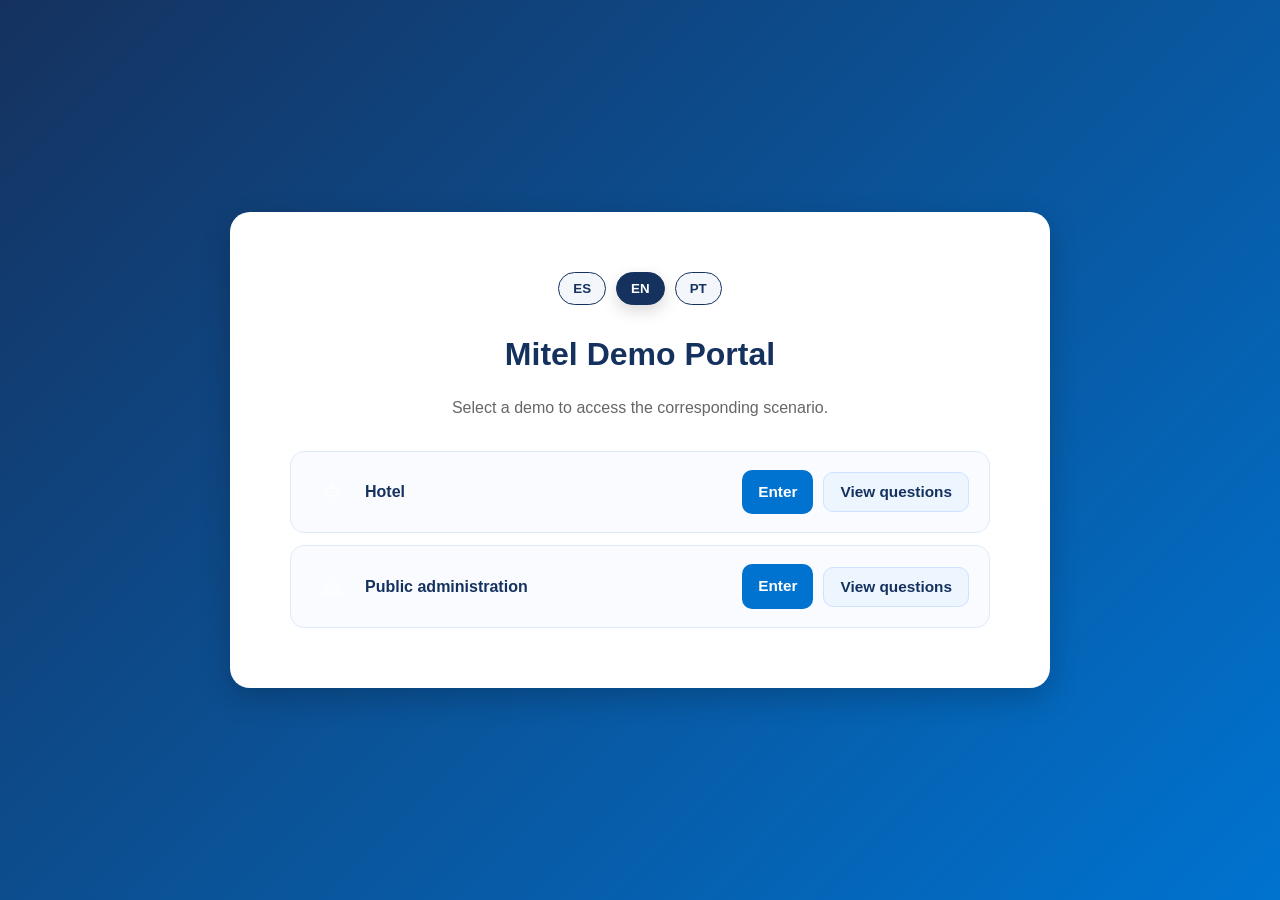
<file: index.html>
<!DOCTYPE html>
<html lang="es">

<head>
    <meta charset="UTF-8">
    <meta name="viewport" content="width=device-width, initial-scale=1.0">
    <title>Portal de Demos Mitel</title>

    <link rel="stylesheet" href="css/styles.css">
</head>

<body class="home-page" data-page="home">

    <div class="container">
        <div class="lang-switcher" aria-label="Language selector">
            <button class="lang-btn active" data-lang="es">ES</button>
            <button class="lang-btn" data-lang="en">EN</button>
            <button class="lang-btn" data-lang="pt">PT</button>
        </div>

        <h1 data-i18n="title">Portal de Demos Mitel</h1>

        <p data-i18n="subtitle">
            Selecciona una demostración para acceder al escenario correspondiente.
        </p>

        <div class="demo-list" aria-label="Lista de escenarios">
            <div class="demo-item">
                <div class="scenario-name">
                    <img src="images/hospitality.svg" alt="Hotel icon" class="scenario-icon">
                    <span data-i18n="hotelName">Hotel</span>
                </div>
                <div class="demo-actions">
                    <a href="hotel.html" class="table-action primary" data-i18n="enterAction">Entrar</a>
                    <button type="button" class="table-action secondary open-questions" data-scenario="hotel" data-i18n="viewQuestions">
                        Ver preguntas
                    </button>
                </div>
            </div>

            <div class="demo-item">
                <div class="scenario-name">
                    <img src="images/municipality.svg" alt="Public administration icon" class="scenario-icon">
                    <span data-i18n="municipalityName">Administración pública</span>
                </div>
                <div class="demo-actions">
                    <a href="municipality.html" class="table-action primary" data-i18n="enterAction">Entrar</a>
                    <button type="button" class="table-action secondary open-questions" data-scenario="municipality" data-i18n="viewQuestions">
                        Ver preguntas
                    </button>
                </div>
            </div>
        </div>
    </div>

    <script src="js/i18n.js"></script>
    <script>
        document.querySelectorAll('.open-questions').forEach((button) => {
            button.addEventListener('click', () => {
                const scenario = button.dataset.scenario || 'hotel';
                const lang = localStorage.getItem('site-lang') || 'es';
                window.open(
                    `questions.html?scenario=${scenario}&lang=${lang}`,
                    '_blank',
                    'noopener,noreferrer,width=560,height=680'
                );
            });
        });
    </script>
</body>

</html>
</file>
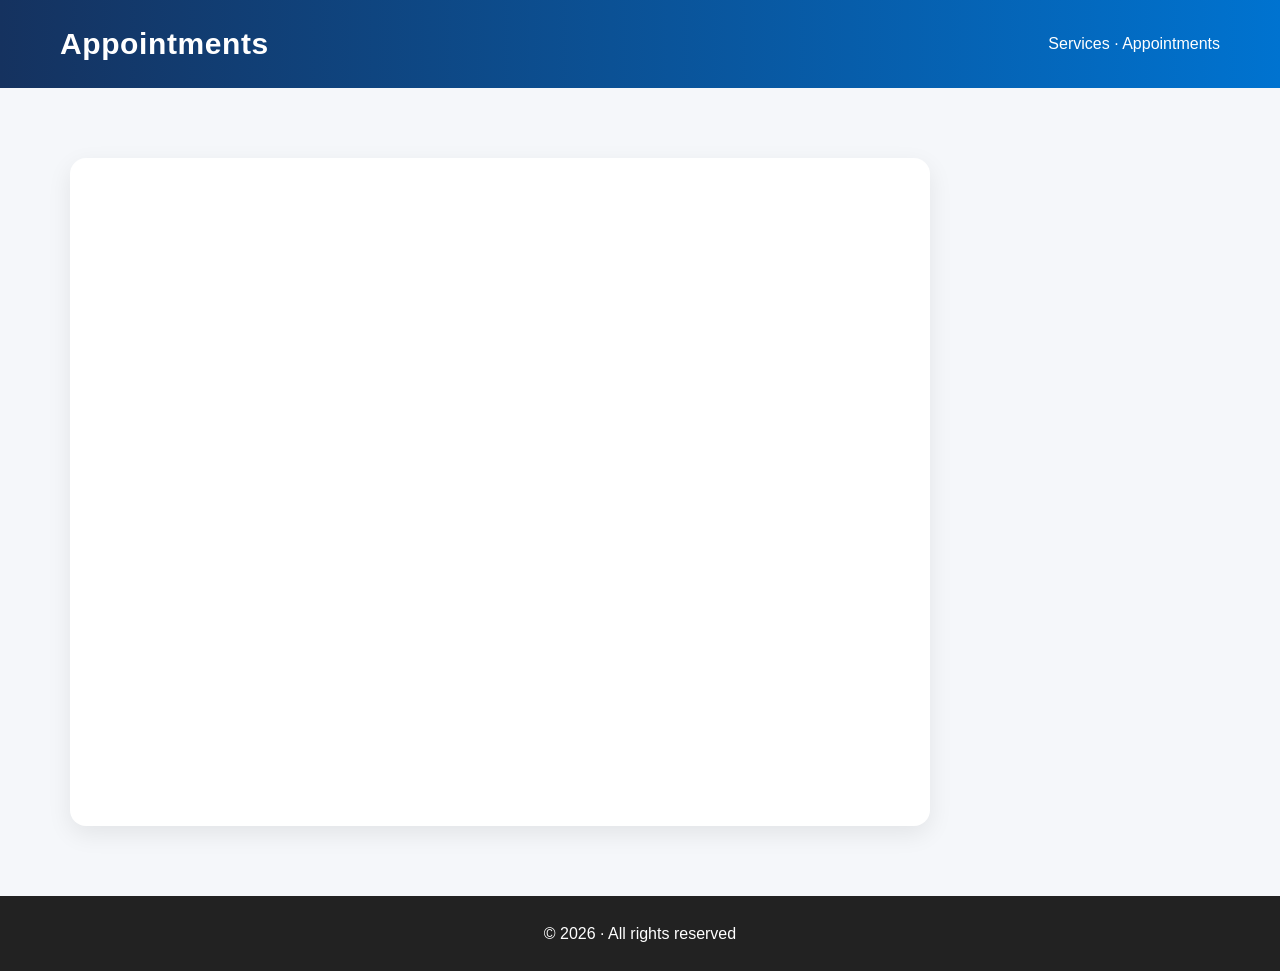
<file: appointment.html>
<!DOCTYPE html>
<html lang="es">

<head>
    <meta charset="UTF-8">
    <meta name="viewport" content="width=device-width, initial-scale=1.0">
    <title>Cita</title>
    <link rel="stylesheet" href="css/styles.css">
</head>

<body data-page="appointment">

    <header>
        <div class="logo" data-i18n="logo">Citas</div>
        <div data-i18n="location">Servicios · Citas</div>
    </header>

    <section class="section">
        <div class="appointment-layout">
            <div class="calendar-card">
                <iframe src="https://calendar.google.com/calendar/embed?height=600&wkst=2&ctz=Europe%2FMadrid&showPrint=0&showTitle=0&showCalendars=0&showTz=0&mode=WEEK&src=ZGVtb2liZXJpYW1pdGVsQGdtYWlsLmNvbQ&color=%23039be5" style="border-width:0" width="800" height="600" frameborder="0" scrolling="no"></iframe>
            </div>
        </div>
    </section>

    <footer data-i18n="footer">© 2026 · Todos los derechos reservados</footer>

    <script src="js/i18n.js"></script>
</body>

</html>
</file>
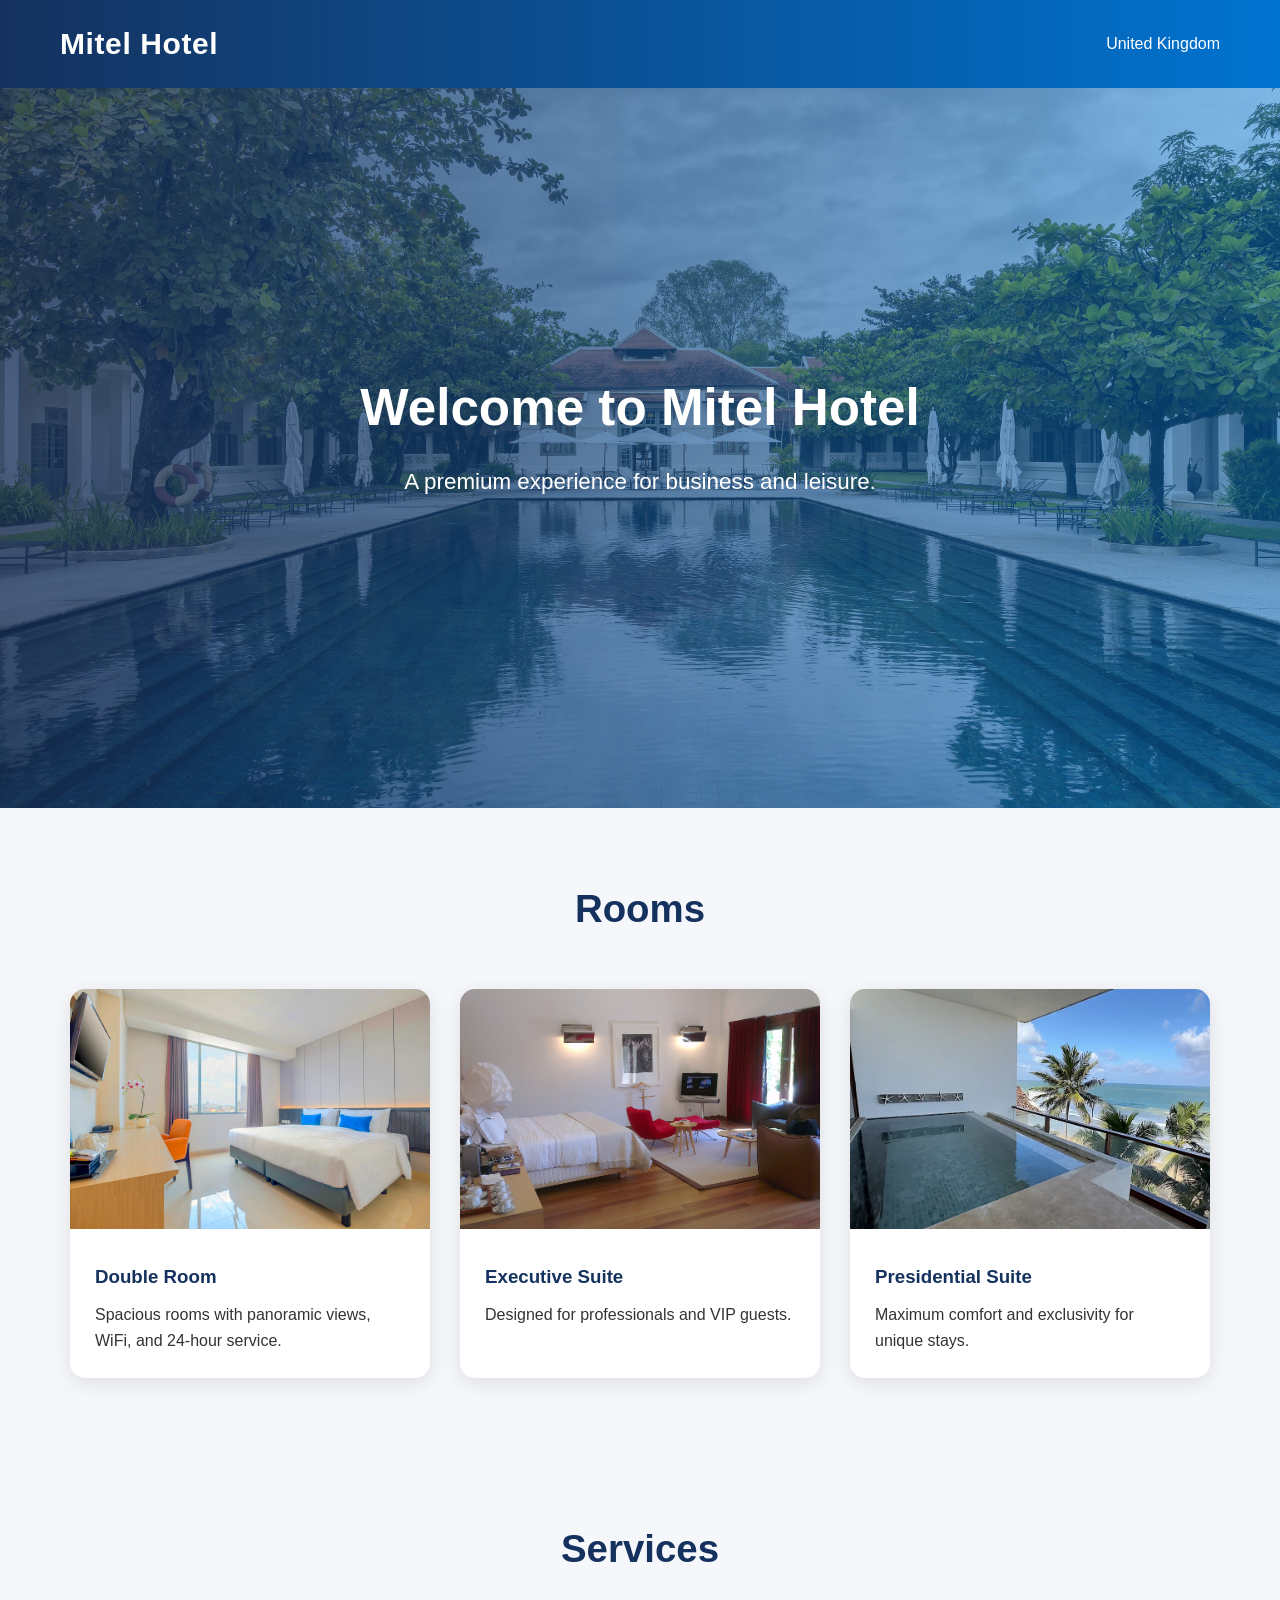
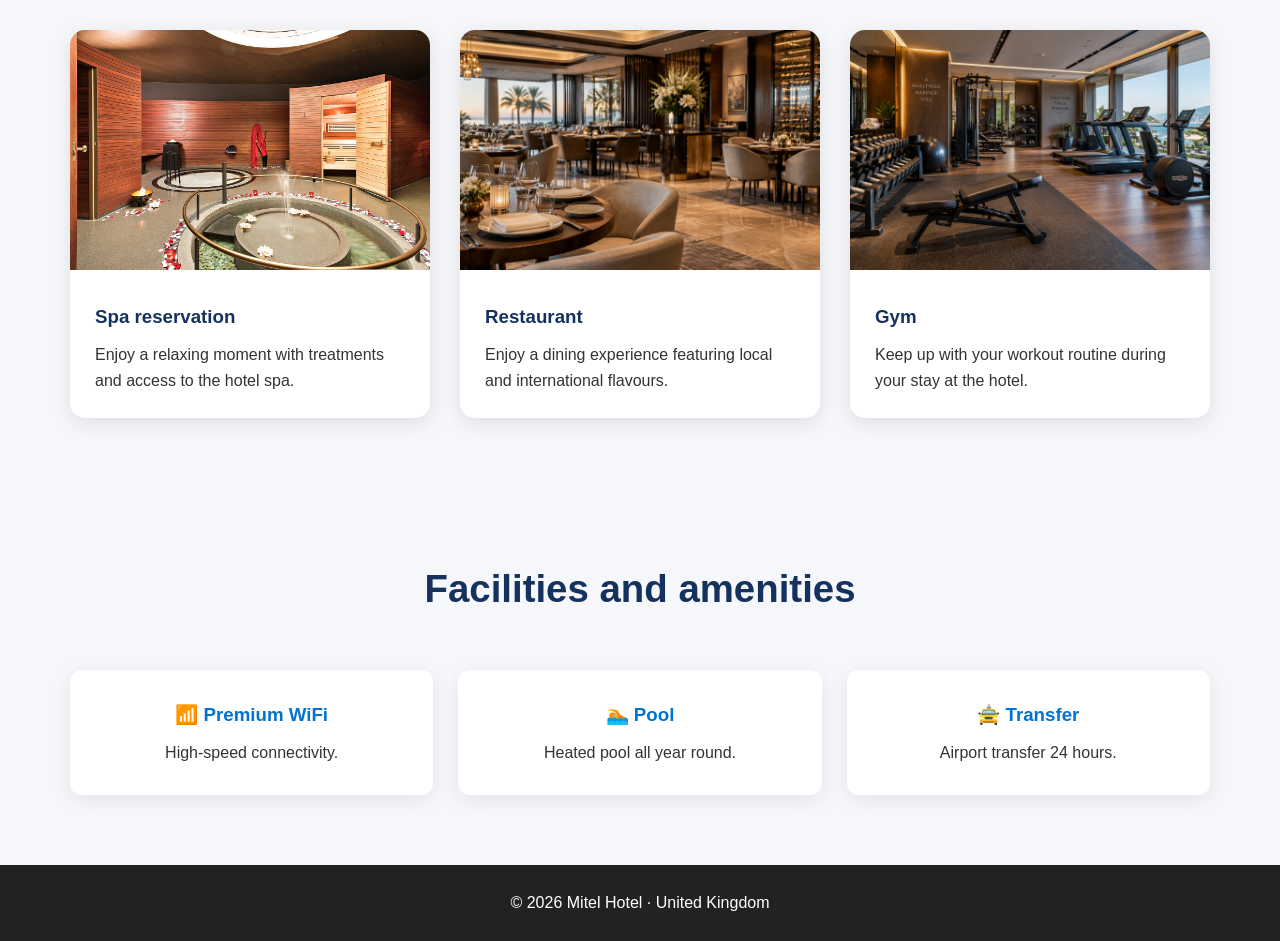
<file: hotel.html>
<!DOCTYPE html>
<html lang="es">

<head>
    <meta charset="UTF-8">
    <meta name="viewport" content="width=device-width, initial-scale=1.0">
    <title>Hotel Mitel</title>
    <link rel="stylesheet" href="css/styles.css">
</head>

<body data-page="hotel">

    <header>
        <div class="logo" data-i18n="logo">Hotel Mitel</div>
        <div data-i18n="location">Madrid · España</div>
    </header>

    <section class="hero" style="background-image: url('images/hotel/hotel.jpg');">
        <div class="hero-overlay">
            <div class="hero-content">
                <h1 data-i18n="heroTitle">Bienvenido a Hotel Mitel</h1>
                <p data-i18n="heroText">Una experiencia premium para negocios y ocio.</p>
            </div>
        </div>
    </section>

    <section class="section">
        <h2 class="section-title" data-i18n="roomsTitle">Habitaciones</h2>

        <div class="cards">

            <div class="card">
                <img src="images/hotel/room.jpg" alt="Habitación Doble" data-i18n="room1Alt">
                <div class="card-content">
                    <h3 data-i18n="room1Title">Habitación Doble</h3>
                    <p data-i18n="room1Text">
                        Amplias habitaciones con vistas panorámicas,
                        WiFi y servicio 24 horas.
                    </p>
                </div>
            </div>

            <div class="card">
                <img src="images/hotel/executive-suite.jpg" alt="Suite Ejecutiva" data-i18n="room2Alt">
                <div class="card-content">
                    <h3 data-i18n="room2Title">Suite Ejecutiva</h3>
                    <p data-i18n="room2Text">
                        Diseñada para profesionales y clientes VIP.
                    </p>
                </div>
            </div>

            <div class="card">
                <img src="images/hotel/presidential-suite.jpg" alt="Suite Presidencial" data-i18n="room3Alt">
                <div class="card-content">
                    <h3 data-i18n="room3Title">Suite Presidencial</h3>
                    <p data-i18n="room3Text">
                        Máximo confort y exclusividad para estancias únicas.
                    </p>
                </div>
            </div>

        </div>
    </section>

    <section class="section">
        <h2 class="section-title" data-i18n="servicesTitle">Servicios</h2>

        <div class="cards">
            <div class="card">
                <a href="appointment.html?from=hotel" style="text-decoration: none; color: inherit; display: block;">
                    <img src="images/hotel/spa.jpg" alt="Reserva de spa" data-i18n="spaAlt">
                    <div class="card-content">
                        <h3 data-i18n="spaTitle">Reserva de spa</h3>
                        <p data-i18n="spaText">Disfruta de un momento de relajación con tratamientos y acceso al spa del hotel.</p>
                    </div>
                </a>
            </div>
            <div class="card">
                <img src="images/hotel/restaurant.png" alt="Interior del restaurante del hotel" data-i18n="restaurantAlt">
                <div class="card-content">
                    <h3 data-i18n="restaurantTitle">Restaurante</h3>
                    <p data-i18n="restaurantText">Disfruta de una propuesta gastronómica con sabores locales e internacionales.</p>
                </div>
            </div>
            <div class="card">
                <img src="images/hotel/gym.png" alt="Gimnasio del hotel" data-i18n="gymAlt">
                <div class="card-content">
                    <h3 data-i18n="gymTitle">Gimnasio</h3>
                    <p data-i18n="gymText">Mantén tu rutina de entrenamiento durante la estancia en el hotel.</p>
                </div>
            </div>
        </div>
    </section>

    <section class="section">    
        <h2 class="section-title" data-i18n="amenitiesTitle">Instalaciones y comodidades</h2>
        <div class="services">
            <div class="service">
                <h3 data-i18n="service1Title">📶 WiFi Premium</h3>
                <p data-i18n="service1Text">Conectividad de alta velocidad.</p>
            </div>
            <div class="service">
                <h3 data-i18n="service2Title">🏊 Piscina</h3>
                <p data-i18n="service2Text">Piscina climatizada todo el año.</p>
            </div>
            <div class="service">
                <h3 data-i18n="service4Title">🚖 Transfer</h3>
                <p data-i18n="service4Text">Traslado al aeropuerto 24 horas.</p>
            </div>
        </div>
    </section>

    <footer data-i18n="footer">
        © 2026 Hotel Mitel · Madrid · España
    </footer>

    <script src="js/i18n.js"></script>

</body>

</html>
</file>
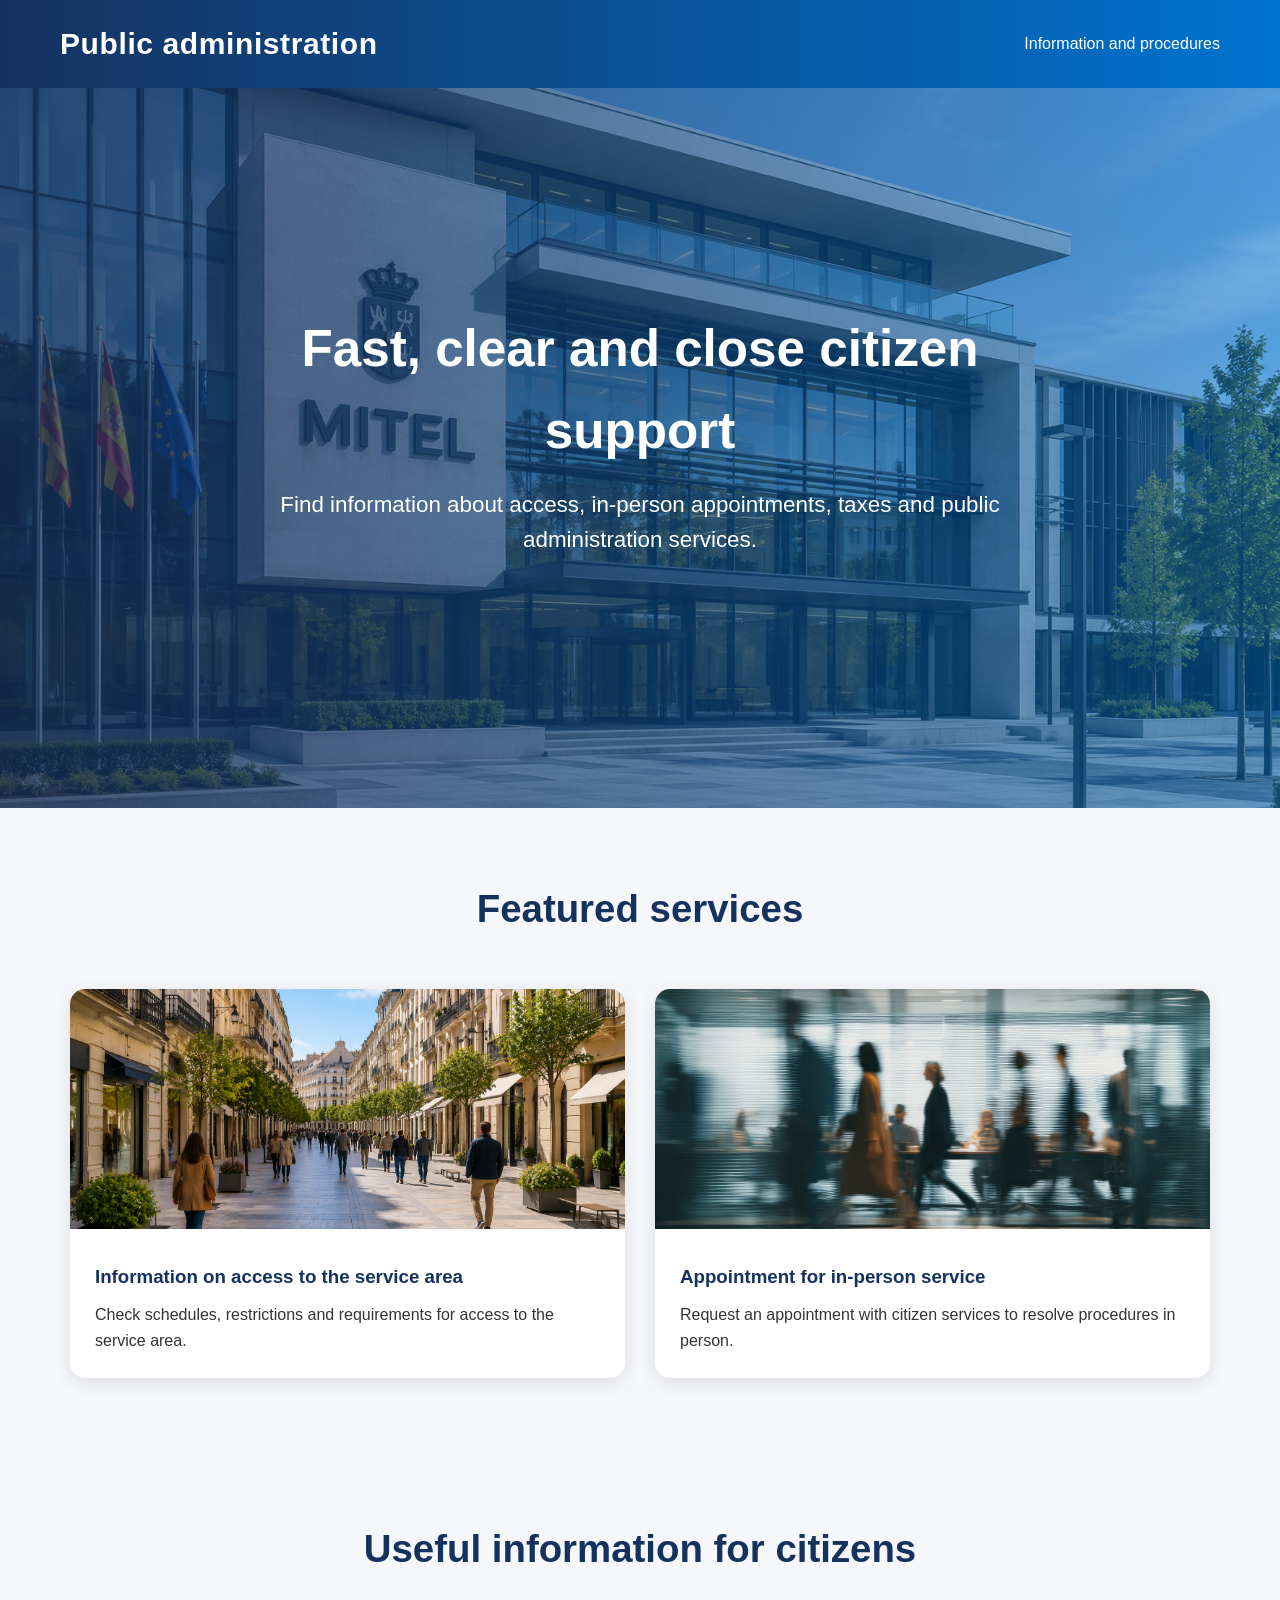
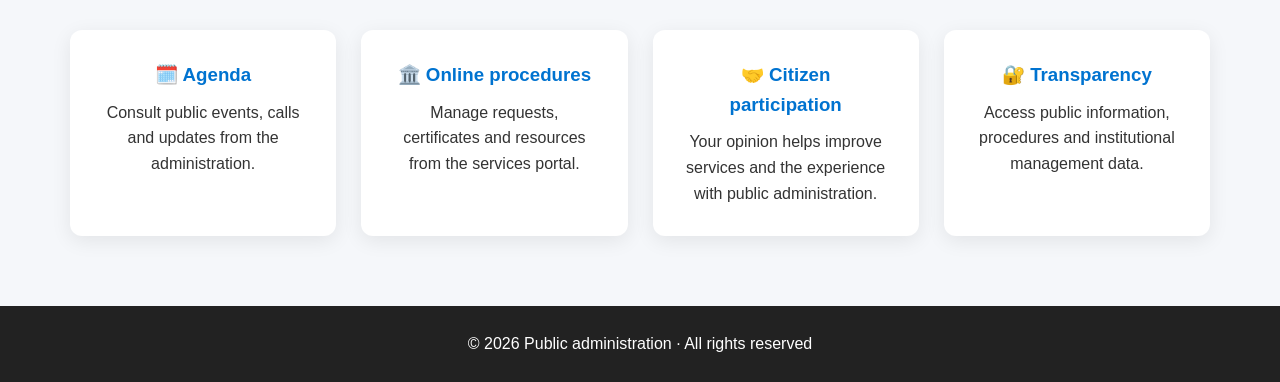
<file: municipality.html>
<!DOCTYPE html>
<html lang="es">

<head>
    <meta charset="UTF-8">
    <meta name="viewport" content="width=device-width, initial-scale=1.0">
    <title>Administración pública</title>
    <link rel="stylesheet" href="css/styles.css">
</head>

<body data-page="municipality">

    <header>
        <div class="logo" data-i18n="logo">Administración pública</div>
        <div data-i18n="location">Información y trámites</div>
    </header>

    <section class="hero" style="background-image: url('images/municipality/townhall.png');">
        <div class="hero-overlay">
            <div class="hero-content">
                <h1 data-i18n="heroTitle">Atención ciudadana rápida, clara y cercana</h1>
                <p data-i18n="heroText">Consulta información sobre acceso, solicitudes presenciales, impuestos y servicios de la administración.</p>
            </div>
        </div>
    </section>

    <section class="section">
        <h2 class="section-title" data-i18n="servicesTitle">Servicios destacados</h2>

        <div class="cards">

            <div class="card">
                <img src="images/municipality/city-center.png" alt="Información de acceso a la zona centro" data-i18n="service1Alt">
                <div class="card-content">
                    <h3 data-i18n="service1Title">Información de acceso a la zona centro</h3>
                    <p data-i18n="service1Text">
                        Consulta horarios, restricciones y requisitos para acceder a la zona centro.
                    </p>
                </div>
            </div>

            <div class="card">
                <a href="appointment.html?from=municipality" style="text-decoration: none; color: inherit; display: block;">
                    <img src="images/municipality/appointment.jpg" alt="Cita para atención presencial" data-i18n="service2Alt">
                    <div class="card-content">
                        <h3 data-i18n="service2Title">Cita para atención presencial</h3>
                        <p data-i18n="service2Text">
                            Solicita una cita con atención ciudadana para resolver trámites en persona.
                        </p>
                    </div>
                </a>
            </div>

        </div>
    </section>

    <section class="section">
        <h2 class="section-title" data-i18n="benefitsTitle">Información útil para la ciudadanía</h2>

        <div class="services">
            <div class="service">
                <h3 data-i18n="benefit1Title">🗓️ Agenda</h3>
                <p data-i18n="benefit1Text">Consulta actos públicos, convocatorias y novedades de la administración.</p>
            </div>

            <div class="service">
                <h3 data-i18n="benefit2Title">🏛️ Trámites online</h3>
                <p data-i18n="benefit2Text">Gestiona solicitudes, certificados y recursos desde el portal de servicios.</p>
            </div>

            <div class="service">
                <h3 data-i18n="benefit3Title">🤝 Participación ciudadana</h3>
                <p data-i18n="benefit3Text">Tu opinión ayuda a mejorar los servicios y la experiencia con la administración.</p>
            </div>

            <div class="service">
                <h3 data-i18n="benefit4Title">🔐 Transparencia</h3>
                <p data-i18n="benefit4Text">Accede a información pública, procedimientos y datos de gestión institucional.</p>
            </div>
        </div>
    </section>

    <footer data-i18n="footer">© 2026 Administración pública · Todos los derechos reservados</footer>

    <script src="js/i18n.js"></script>

</body>

</html>
</file>
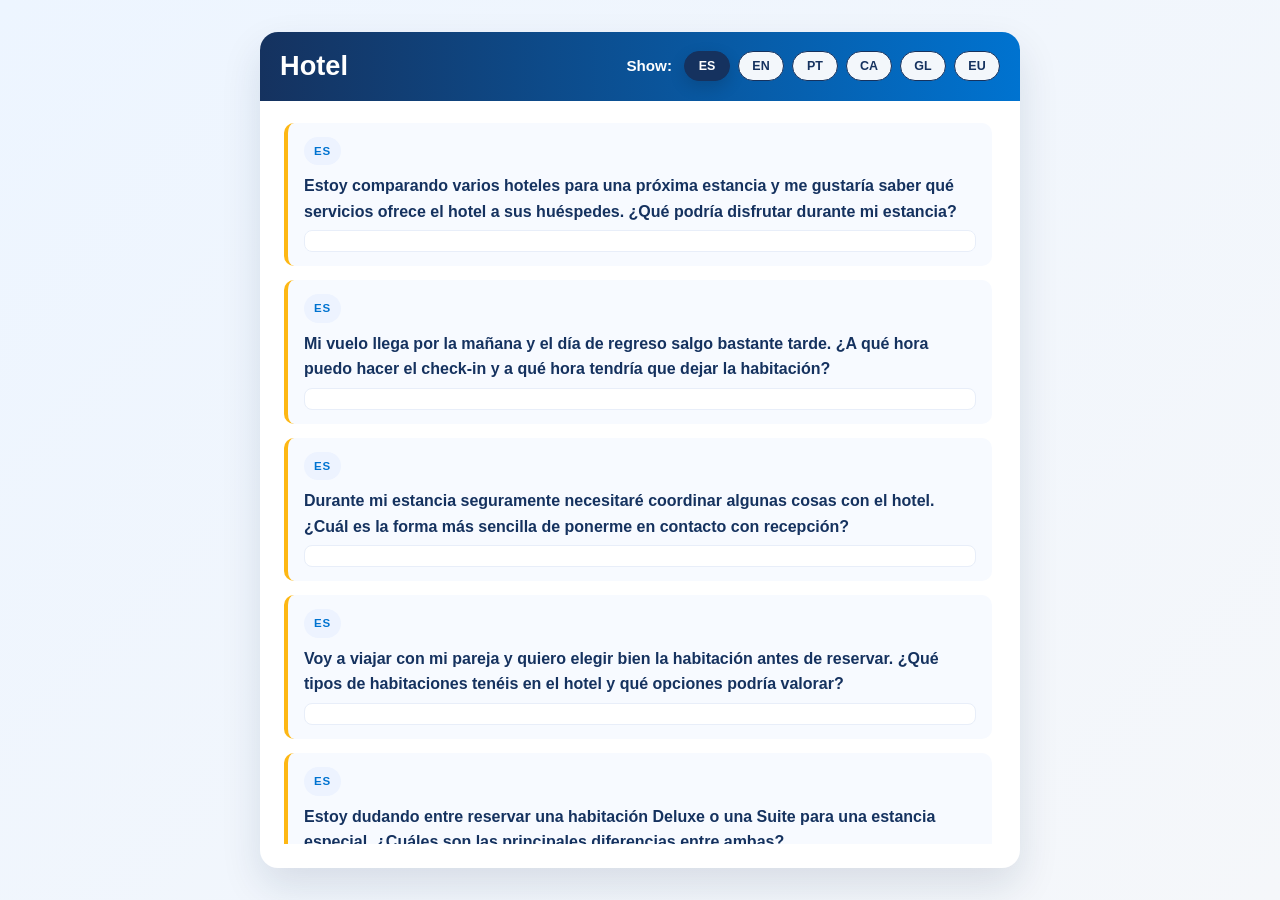
<file: questions.html>
<!DOCTYPE html>
<html lang="es">
<head>
    <meta charset="UTF-8">
    <meta name="viewport" content="width=device-width, initial-scale=1.0">
    <title>Guía de preguntas</title>
    <link rel="stylesheet" href="css/styles.css">
</head>
<body class="questions-window" data-page="questions">
    <main class="questions-container">
        <header class="questions-header">
            <h1 id="title">Hotel Mitel</h1>
            <div class="questions-language-selector">
                <span class="show-label" data-i18n="showLabel">Mostrar:</span>
                <div class="lang-switcher secondary-lang-switcher" aria-label="Secondary language selector">
                    <button type="button" class="secondary-lang-btn" data-lang="es">ES</button>
                    <button type="button" class="secondary-lang-btn" data-lang="en">EN</button>
                    <button type="button" class="secondary-lang-btn" data-lang="pt">PT</button>
                    <button type="button" class="secondary-lang-btn" data-lang="ca">CA</button>
                    <button type="button" class="secondary-lang-btn" data-lang="gl">GL</button>
                    <button type="button" class="secondary-lang-btn" data-lang="eu">EU</button>
                </div>
            </div>
        </header>
        <ul id="questionsList" class="questions-list"></ul>
    </main>

    <script src="js/i18n.js"></script>
    <script src="js/scenarios/hotel.js"></script>
    <script src="js/scenarios/municipality.js"></script>
    <script src="js/scenarioQuestions.js"></script>
    <script>
        const params = new URLSearchParams(window.location.search);
        const scenarioKey = params.get('scenario') || 'hotel';
        const primaryLang = ['es', 'en', 'pt'].includes(params.get('lang')) ? params.get('lang') : 'es';
        const secondaryLanguageOptions = ['es', 'en', 'pt', 'ca', 'gl', 'eu'];

        const sanitizeSecondaryLang = (lang) => {
            if (!secondaryLanguageOptions.includes(lang)) {
                return primaryLang;
            }

            return lang;
        };

        const scenario = scenarioQuestions[scenarioKey] || scenarioQuestions.hotel;
        const selectedSecondaryLang = sanitizeSecondaryLang(
            params.get('secondaryLang') || localStorage.getItem('questions-secondary-lang') || primaryLang
        );
        const showSecondary = selectedSecondaryLang !== primaryLang;
        const showLabelEl = document.querySelector('.show-label');
        const languageButtons = document.querySelectorAll('.secondary-lang-switcher .secondary-lang-btn');

        const buildItem = (entry, lang) => {
            if (!entry) {
                return `
                    <div class="lang-column empty">
                        <div class="lang-badge">${lang.toUpperCase()}</div>
                        <div class="question-text">—</div>
                        <div class="answer-text">—</div>
                    </div>
                `;
            }

            return `
                <div class="lang-column">
                    <div class="lang-badge">${lang.toUpperCase()}</div>
                    <div class="question-text">${entry.question || ''}</div>
                    <div class="answer-text">${entry.answer || ''}</div>
                </div>
            `;
        };

        function renderQuestions() {
            const questionBlocks = Array.isArray(scenario) ? scenario : [];
            const maxLength = questionBlocks.length;

            const scenarioTitle = scenarioKey === 'hotel'
                ? (translations[primaryLang]?.home?.hotelName || 'Hotel')
                : (translations[primaryLang]?.home?.municipalityName || 'Administración pública');
            document.getElementById('title').textContent = scenarioTitle;
            document.documentElement.lang = primaryLang;
            if (showLabelEl) {
                showLabelEl.textContent = translations[primaryLang]?.questions?.showLabel || 'Mostrar:';
            }

            languageButtons.forEach((button) => {
                const isActive = button.dataset.lang === selectedSecondaryLang;
                button.classList.toggle('active', isActive);
            });

            const listEl = document.getElementById('questionsList');
            listEl.innerHTML = Array.from({ length: maxLength }, (_, index) => {
                const item = questionBlocks[index] || {};
                const primaryEntry = item[primaryLang] || item.es || null;
                const secondaryEntry = showSecondary ? (item[selectedSecondaryLang] || item[primaryLang] || item.es || null) : null;

                if (!showSecondary) {
                    return `
                        <li class="question-item single-column">
                            ${buildItem(primaryEntry, primaryLang)}
                        </li>
                    `;
                }

                return `
                    <li class="question-item">
                        ${buildItem(primaryEntry, primaryLang)}
                        ${buildItem(secondaryEntry, selectedSecondaryLang)}
                    </li>
                `;
            }).join('');
        }

        languageButtons.forEach((button) => {
            button.addEventListener('click', () => {
                const nextSecondary = sanitizeSecondaryLang(button.dataset.lang);
                const url = new URL(window.location.href);
                url.searchParams.set('secondaryLang', nextSecondary);
                window.history.replaceState({}, '', url);
                localStorage.setItem('questions-secondary-lang', nextSecondary);
                window.location.reload();
            });
        });

        renderQuestions();
    </script>
</body>
</html>
</file>
<file: css/styles.css>
:root {
    --mitel-dark-blue: #15325f;
    --mitel-mid-blue: #0073d0;
    --mitel-yellow: #fdb714;
    --mitel-blue: #003b71;
    --mitel-purple: #812cc4;
    --light-bg: #f5f7fa;
    --text-color: #333;
}

* {
    margin: 0;
    padding: 0;
    box-sizing: border-box;
}

body {
    font-family: "Segoe UI", Arial, sans-serif;
}

body.home-page {
    min-height: 100vh;
    display: flex;
    justify-content: center;
    align-items: center;
    background: linear-gradient(135deg, var(--mitel-dark-blue), var(--mitel-mid-blue));
}

body {
    background: var(--light-bg);
    color: var(--text-color);
    line-height: 1.6;
}

.home-page .container {
    text-align: center;
    background: white;
    padding: 60px;
    border-radius: 20px;
    box-shadow: 0 10px 30px rgba(0, 0, 0, 0.2);
    max-width: 820px;
    width: 90%;
}

.home-page h1 {
    color: var(--mitel-dark-blue);
    margin-bottom: 15px;
}

.home-page p {
    color: #666;
    margin-bottom: 30px;
}

.demo-list {
    width: 100%;
    display: grid;
    gap: 12px;
}

.demo-item {
    display: flex;
    align-items: center;
    justify-content: space-between;
    gap: 16px;
    padding: 18px 20px;
    background: #f9fbff;
    border: 1px solid #dfeaf8;
    border-radius: 14px;
}

.demo-item:hover {
    background: #f3f8ff;
}

.scenario-name {
    display: flex;
    align-items: center;
    gap: 12px;
    font-weight: 600;
    color: var(--mitel-dark-blue);
}

.demo-actions {
    display: flex;
    align-items: center;
    gap: 10px;
    flex-wrap: wrap;
}

.scenario-icon {
    width: 42px;
    height: 42px;
    flex-shrink: 0;
}

.table-action {
    display: inline-flex;
    align-items: center;
    justify-content: center;
    border: none;
    border-radius: 10px;
    padding: 10px 16px;
    font-weight: 700;
    font-size: 0.96rem;
    text-decoration: none;
    transition: transform 0.2s ease, opacity 0.2s ease;
    cursor: pointer;
}

.table-action:hover {
    transform: translateY(-1px);
    opacity: 0.96;
}

.table-action.primary {
    background: var(--mitel-mid-blue);
    color: white;
}

.table-action.secondary {
    background: #edf5ff;
    color: var(--mitel-dark-blue);
    border: 1px solid #cfe1ff;
}


.home-page .demo-button {
    display: inline-flex;
    align-items: center;
    gap: 10px;
    padding: 18px 36px;
    background: var(--mitel-mid-blue);
    color: white;
    text-decoration: none;
    border-radius: 10px;
    font-size: 18px;
    font-weight: 600;
    transition: 0.3s;
}

.home-page .demo-button .icon {
    width: 64px;
    height: 64px;
    flex-shrink: 0;
}

.home-page .demo-button:hover {
    transform: translateY(-2px);
    opacity: 0.9;
}

.lang-switcher {
    display: flex;
    justify-content: center;
    gap: 10px;
    margin-bottom: 24px;
}

.lang-btn {
    border: 1px solid var(--mitel-dark-blue);
    background: #f3f7fb;
    color: var(--mitel-dark-blue);
    padding: 8px 14px;
    border-radius: 999px;
    cursor: pointer;
    font-weight: 600;
    transition: all 0.2s ease;
}

.lang-btn:hover {
    background: #e8f0f8;
    transform: translateY(-1px);
}

.lang-btn.active {
    background: var(--mitel-dark-blue);
    color: white;
    box-shadow: 0 6px 16px rgba(0, 0, 0, 0.15);
}

.secondary-lang-btn {
    border: 1px solid var(--mitel-dark-blue);
    background: #f3f7fb;
    color: var(--mitel-dark-blue);
    padding: 7px 12px;
    border-radius: 999px;
    cursor: pointer;
    font-weight: 600;
    font-size: 0.78rem;
    min-width: 46px;
    transition: all 0.2s ease;
}

.secondary-lang-btn:hover {
    background: #e8f0f8;
    transform: translateY(-1px);
}

.secondary-lang-btn.active {
    background: var(--mitel-dark-blue);
    color: white;
    box-shadow: 0 6px 16px rgba(0, 0, 0, 0.15);
}

.home-page .container {
    display: flex;
    flex-direction: column;
    align-items: center;
}

header {
    background: linear-gradient(90deg, var(--mitel-dark-blue), var(--mitel-mid-blue));
    color: white;
    padding: 20px 60px;
    display: flex;
    justify-content: space-between;
    align-items: center;
    flex-wrap: wrap;
    gap: 12px;
}

.logo {
    font-size: 30px;
    font-weight: 700;
    letter-spacing: 0.02em;
}

.hero {
    min-height: 80vh;
    background-size: cover;
    background-position: center;
    position: relative;
    display: flex;
    align-items: center;
    justify-content: center;
}

.hero-overlay {
    position: absolute;
    inset: 0;
    background: linear-gradient(90deg, rgba(21, 50, 95, 0.75), rgba(0, 115, 208, 0.5));
    display: flex;
    justify-content: center;
    align-items: center;
    text-align: center;
    color: white;
    padding: 24px;
}

.hero-content {
    max-width: 780px;
}

.hero-content h1 {
    font-size: clamp(2.2rem, 4vw, 4rem);
    margin-bottom: 15px;
}

.hero-content p {
    font-size: clamp(1.1rem, 2vw, 1.4rem);
    margin-bottom: 30px;
}

.section {
    max-width: 1200px;
    margin: auto;
    padding: 70px 30px;
}

.section-title {
    text-align: center;
    font-size: clamp(2rem, 3vw, 2.5rem);
    color: var(--mitel-dark-blue);
    margin-bottom: 50px;
}

.cards {
    display: grid;
    grid-template-columns: repeat(auto-fit, minmax(280px, 1fr));
    gap: 30px;
}

.card {
    background: white;
    border-radius: 15px;
    overflow: hidden;
    box-shadow: 0 5px 20px rgba(0, 0, 0, 0.1);
}

.card img {
    width: 100%;
    height: 240px;
    object-fit: cover;
}

.card-content {
    padding: 25px;
}

.card-content h3 {
    color: var(--mitel-dark-blue);
    margin-bottom: 10px;
}

.services {
    display: grid;
    grid-template-columns: repeat(auto-fit, minmax(220px, 1fr));
    gap: 25px;
}

.service {
    background: white;
    padding: 30px;
    border-radius: 12px;
    text-align: center;
    box-shadow: 0 5px 20px rgba(0, 0, 0, 0.08);
}

.service h3 {
    color: var(--mitel-mid-blue);
    margin-bottom: 10px;
}

footer {
    background: #222;
    color: white;
    text-align: center;
    padding: 25px;
}

.header-actions {
    display: flex;
    align-items: center;
    gap: 16px;
    flex-wrap: wrap;
}

.hero-appointment {
    min-height: 60vh;
}

.appointment-layout {
    display: grid;
    grid-template-columns: 1.1fr 1fr;
    gap: 30px;
    align-items: start;
}

.appointment-card,
.calendar-card {
    background: white;
    border-radius: 16px;
    box-shadow: 0 8px 24px rgba(0, 0, 0, 0.08);
    padding: 30px;
}

.appointment-title {
    margin-bottom: 16px;
    text-align: left;
}

.info-list {
    margin-top: 20px;
    padding-left: 18px;
    color: var(--text-color);
}

.info-list li + li {
    margin-top: 8px;
}

.calendar-placeholder {
    border: 2px dashed var(--mitel-mid-blue);
    border-radius: 12px;
    padding: 24px;
    background: linear-gradient(135deg, #f7fbff, #eef6ff);
}

.calendar-header {
    font-size: 1.2rem;
    font-weight: 700;
    color: var(--mitel-dark-blue);
    margin-bottom: 16px;
}

.calendar-grid {
    display: grid;
    grid-template-columns: repeat(4, minmax(0, 1fr));
    gap: 10px;
}

.calendar-day,
.calendar-slot {
    border-radius: 10px;
    padding: 12px;
    text-align: center;
    font-weight: 600;
}

.calendar-day {
    background: var(--mitel-dark-blue);
    color: white;
}

.calendar-slot {
    border: 1px solid #dfe9f5;
}

.calendar-slot-available {
    background: #eaf7ea;
    color: #2b6b2f;
}

.calendar-slot-busy {
    background: #fdecec;
    color: #a33a3a;
}

.calendar-note {
    margin-top: 16px;
    color: #666;
}

@media (max-width: 768px) {
    header {
        padding: 20px 24px;
    }

    .hero {
        min-height: 70vh;
    }

    .section {
        padding: 50px 20px;
    }

    .appointment-layout {
        grid-template-columns: 1fr;
    }

    .header-actions {
        width: 100%;
        justify-content: flex-start;
    }
}

.questions-window {
    min-height: 100vh;
    height: 100vh;
    background: linear-gradient(135deg, #edf5ff, var(--light-bg));
    color: #2d3f59;
    padding: 32px 20px;
    display: flex;
    justify-content: center;
    align-items: flex-start;
    overflow: hidden;
}

.questions-container {
    width: min(760px, 100%);
    height: calc(100vh - 64px);
    background: white;
    border-radius: 18px;
    box-shadow: 0 18px 40px rgba(17, 38, 72, 0.12);
    padding: 0 24px 24px;
    display: flex;
    flex-direction: column;
    overflow: hidden;
}

.questions-header {
    position: sticky;
    top: 0;
    z-index: 2;
    display: flex;
    justify-content: space-between;
    align-items: center;
    flex-wrap: wrap;
    gap: 16px;
    margin: 0 -24px 22px;
    background: linear-gradient(90deg, var(--mitel-dark-blue), var(--mitel-mid-blue));
    border-radius: 14px 14px 0 0;
    padding: 18px 20px;
    flex-shrink: 0;
}

.questions-language-selector {
    display: flex;
    align-items: center;
    gap: 12px;
    flex-wrap: wrap;
    justify-content: flex-end;
}

.show-label {
    color: white;
    font-size: 0.95rem;
    font-weight: 600;
}

.secondary-lang-switcher {
    margin: 0;
    display: flex;
    flex-wrap: wrap;
    justify-content: center;
    gap: 8px;
}

.questions-header h1 {
    margin: 0;
    color: white;
    font-size: 1.7rem;
    font-weight: 700;
    line-height: 1.2;
}

.questions-list {
    list-style: none;
    padding: 0 4px 0 0;
    margin: 0;
    display: grid;
    gap: 14px;
    overflow-y: auto;
    flex: 1;
    min-height: 0;
}

.question-item {
    display: grid;
    grid-template-columns: repeat(2, minmax(0, 1fr));
    gap: 16px;
    background: #f7faff;
    border-left: 4px solid var(--mitel-yellow);
    border-radius: 10px;
    padding: 14px 16px;
    line-height: 1.6;
}

.question-item.single-column {
    grid-template-columns: 1fr;
}

.lang-column {
    flex: 1 1 260px;
    min-width: 0;
}

.lang-badge {
    display: inline-block;
    font-size: 0.72rem;
    font-weight: 700;
    letter-spacing: 0.08em;
    color: var(--mitel-mid-blue);
    background: #edf3ff;
    border-radius: 999px;
    padding: 5px 10px;
    margin-bottom: 8px;
}

.question-text {
    font-weight: 600;
    color: var(--mitel-dark-blue);
    margin-bottom: 6px;
}

.answer-text {
    color: #40516a;
    background: white;
    border-radius: 8px;
    padding: 10px 12px;
    border: 1px solid #e8eef9;
}

@media (max-width: 640px) {
    .question-item {
        grid-template-columns: 1fr;
    }
}
</file>
